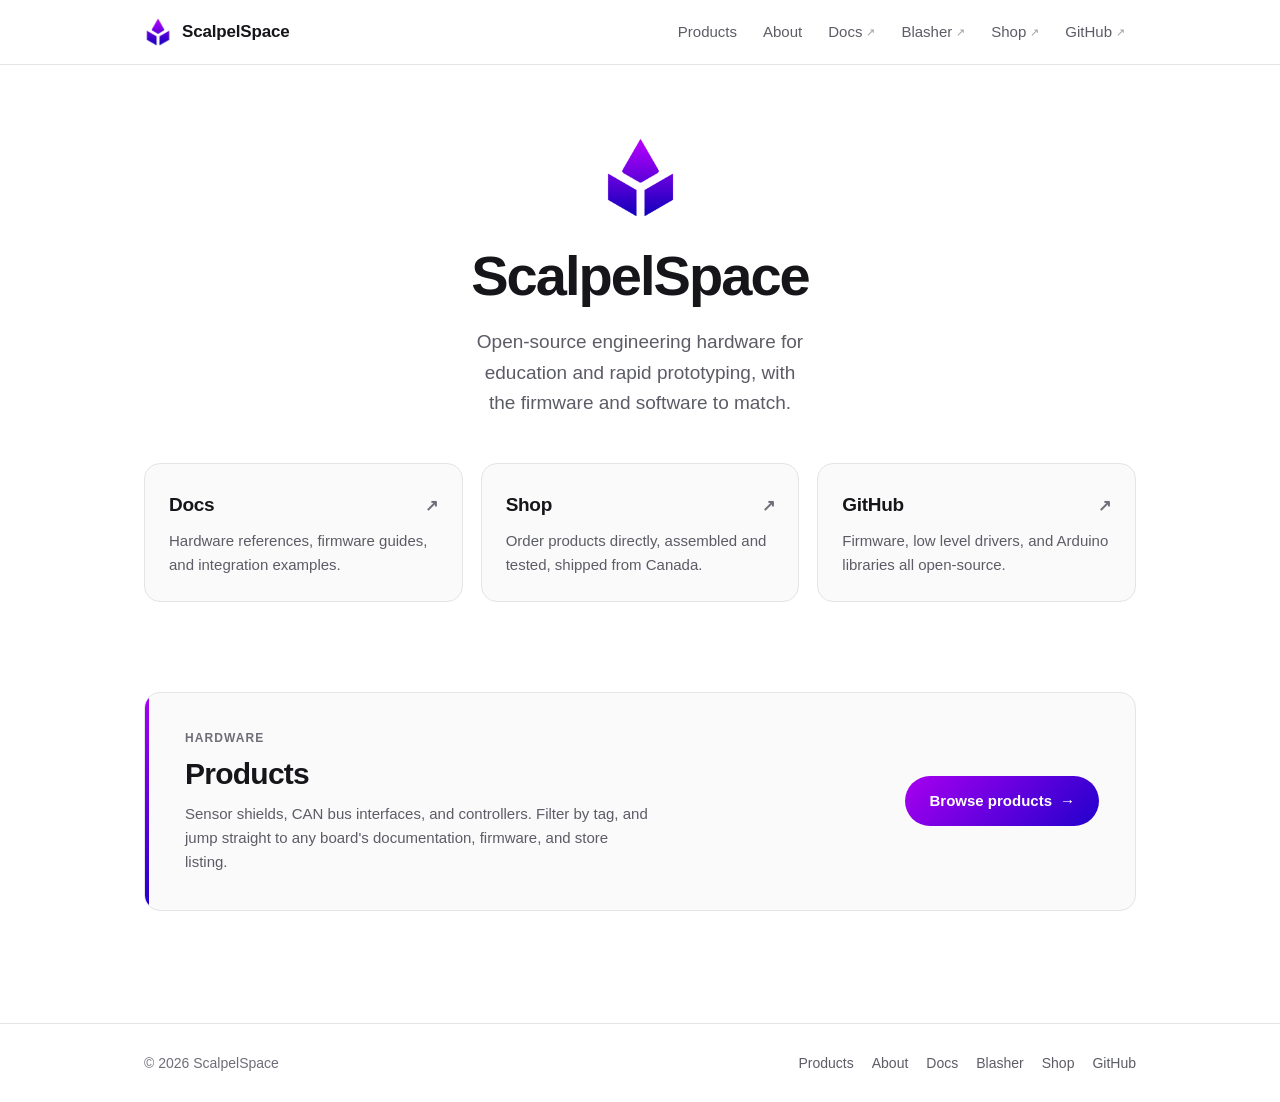
<file: index.html>
<!DOCTYPE html>
<html lang="en">
<head>
  <meta charset="utf-8">
  <meta name="viewport" content="width=device-width, initial-scale=1">
  <title>ScalpelSpace</title>
  <meta name="description"
        content="Open-source engineering hardware for education and rapid prototyping, with the firmware and software to match.">
  <link rel="canonical" href="https://scalpelspace.com/">
  <link rel="icon" href="/assets/img/favicon-512x512.png" type="image/png">
  <link rel="apple-touch-icon" href="/assets/img/favicon-512x512.png">
  <meta property="og:type" content="website">
  <meta property="og:site_name" content="ScalpelSpace">
  <meta property="og:title" content="ScalpelSpace">
  <meta property="og:description"
        content="Open-source engineering hardware for education and rapid prototyping, with the firmware and software to match.">
  <meta property="og:url" content="https://scalpelspace.com/">
  <meta property="og:image"
        content="https://scalpelspace.com/assets/img/favicon-512x512.png">
  <meta name="twitter:card" content="summary">
  <meta name="twitter:site" content="@ScalpelSpace">
  <meta name="theme-color" content="#ffffff"
        media="(prefers-color-scheme: light)">
  <meta name="theme-color" content="#0c0c10"
        media="(prefers-color-scheme: dark)">
  <link rel="stylesheet" href="/assets/css/site.css">
</head>
<body>
<a class="skip-link" href="#main">Skip to content</a>

<header class="site-header">
  <div class="container">
    <a class="brand" href="/">
      <img src="/assets/img/favicon-512x512.png" alt="" width="28" height="28">
      ScalpelSpace
    </a>
    <nav class="site-nav" aria-label="Primary">
      <a href="/products.html">Products</a>
      <a href="/about.html">About</a>
      <a class="ext" href="https://docs.scalpelspace.com/">Docs</a>
      <a class="ext" href="https://blasher.scalpelspace.com/">Blasher</a>
      <a class="ext" href="https://shop.scalpelspace.com/">Shop</a>
      <a class="ext" href="https://github.com/scalpelspace">GitHub</a>
    </nav>
  </div>
</header>

<main id="main">
  <section class="hero">
    <div class="container">
      <img class="hero-mark" src="/assets/img/favicon-512x512.png"
           alt="ScalpelSpace logo" width="84" height="84">
      <h1>ScalpelSpace</h1>
      <p class="tagline">
        Open-source engineering hardware for education and rapid prototyping,
        with the firmware and software to match.
      </p>
    </div>
  </section>

  <div class="container">
    <div class="cards">
      <a class="card" href="https://docs.scalpelspace.com/">
        <span class="card-name">Docs <span class="arrow" aria-hidden="true">&#8599;</span></span>
        <p>Hardware references, firmware guides, and integration examples.</p>
      </a>
      <a class="card" href="https://shop.scalpelspace.com/">
        <span class="card-name">Shop <span class="arrow" aria-hidden="true">&#8599;</span></span>
        <p>Order products directly, assembled and tested, shipped from
          Canada.</p>
      </a>
      <a class="card" href="https://github.com/scalpelspace">
        <span class="card-name">GitHub <span class="arrow" aria-hidden="true">&#8599;</span></span>
        <p>Firmware, low level drivers, and Arduino libraries all
          open-source.</p>
      </a>
    </div>
  </div>

  <section class="promo">
    <div class="container">
      <a class="promo-banner" href="/products.html">
        <span class="promo-text">
          <span class="promo-eyebrow">Hardware</span>
          <span class="promo-title">Products</span>
          <span class="promo-desc">Sensor shields, CAN bus interfaces, and
            controllers. Filter by tag, and jump straight to any board's
            documentation, firmware, and store listing.</span>
        </span>
        <span class="promo-cta">
          Browse products <span class="arrow" aria-hidden="true">&#8594;</span>
        </span>
      </a>
    </div>
  </section>
</main>

<footer class="site-footer">
  <div class="container">
    <span>&copy; 2026 ScalpelSpace</span>
    <nav class="footer-links" aria-label="Footer">
      <a href="/products.html">Products</a>
      <a href="/about.html">About</a>
      <a href="https://docs.scalpelspace.com/">Docs</a>
      <a href="https://blasher.scalpelspace.com/">Blasher</a>
      <a href="https://shop.scalpelspace.com/">Shop</a>
      <a href="https://github.com/scalpelspace">GitHub</a>
    </nav>
  </div>
</footer>
</body>
</html>
</file>
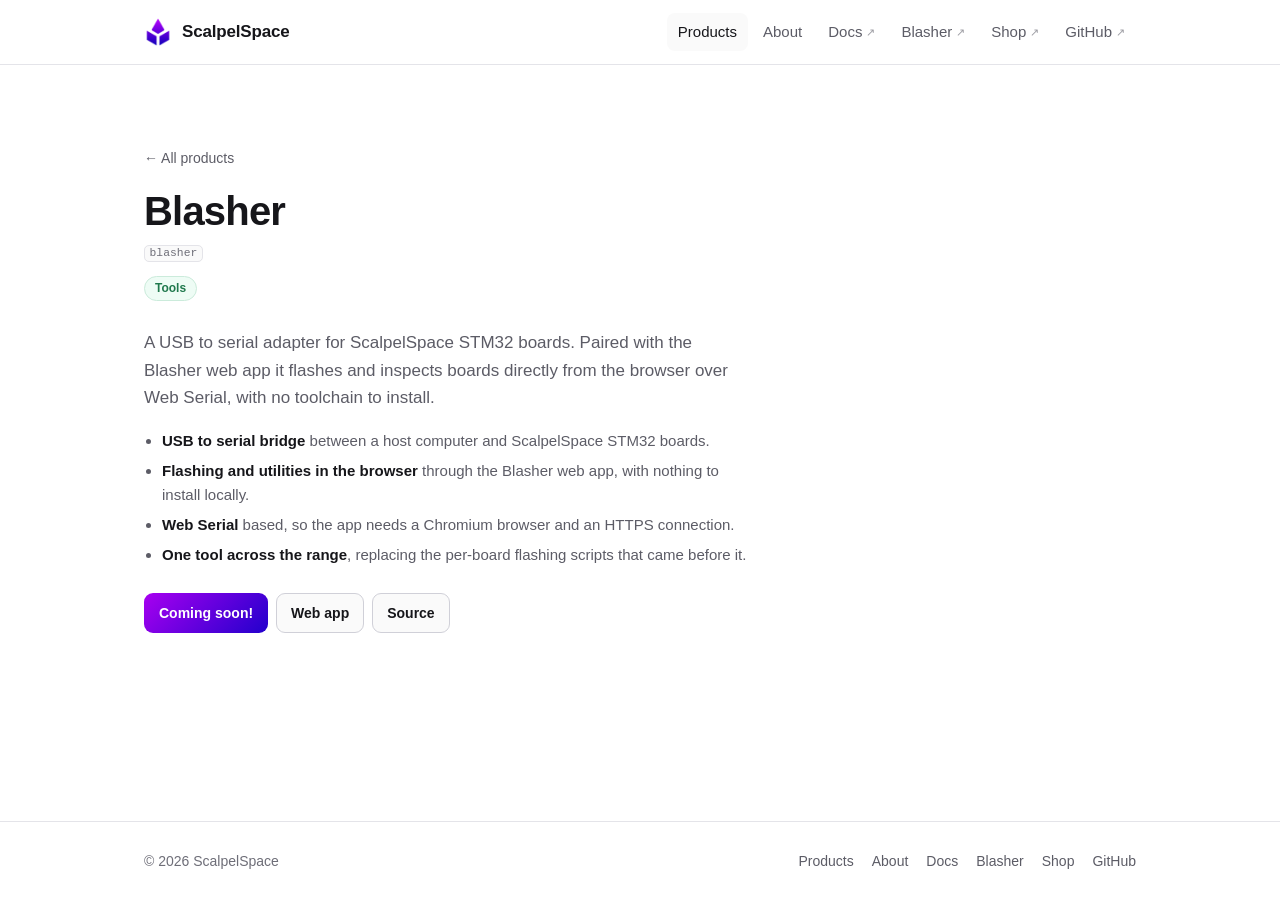
<file: products/blasher/index.html>
<!DOCTYPE html>
<html lang="en">
<head>
  <meta charset="utf-8">
  <meta name="viewport" content="width=device-width, initial-scale=1">
  <title>Blasher &middot; ScalpelSpace</title>
  <meta name="description"
        content="A USB to serial adapter for ScalpelSpace STM32 boards, paired with the Blasher web app to flash and inspect boards from the browser.">
  <link rel="canonical" href="https://scalpelspace.com/products/blasher/">
  <link rel="icon" href="/assets/img/favicon-512x512.png" type="image/png">
  <link rel="apple-touch-icon" href="/assets/img/favicon-512x512.png">
  <meta property="og:type" content="website">
  <meta property="og:site_name" content="ScalpelSpace">
  <meta property="og:title" content="Blasher &middot; ScalpelSpace">
  <meta property="og:description"
        content="A USB to serial adapter for ScalpelSpace STM32 boards, paired with the Blasher web app to flash and inspect boards from the browser.">
  <meta property="og:url" content="https://scalpelspace.com/products/blasher/">
  <meta property="og:image"
        content="https://scalpelspace.com/assets/img/favicon-512x512.png">
  <meta name="twitter:card" content="summary">
  <meta name="twitter:site" content="@ScalpelSpace">
  <meta name="theme-color" content="#ffffff"
        media="(prefers-color-scheme: light)">
  <meta name="theme-color" content="#0c0c10"
        media="(prefers-color-scheme: dark)">
  <link rel="stylesheet" href="/assets/css/site.css">
</head>
<body>
<a class="skip-link" href="#main">Skip to content</a>

<header class="site-header">
  <div class="container">
    <a class="brand" href="/">
      <img src="/assets/img/favicon-512x512.png" alt="" width="28" height="28">
      ScalpelSpace
    </a>
    <nav class="site-nav" aria-label="Primary">
      <a href="/products.html" aria-current="page">Products</a>
      <a href="/about.html">About</a>
      <a class="ext" href="https://docs.scalpelspace.com/">Docs</a>
      <a class="ext" href="https://blasher.scalpelspace.com/">Blasher</a>
      <a class="ext" href="https://shop.scalpelspace.com/">Shop</a>
      <a class="ext" href="https://github.com/scalpelspace">GitHub</a>
    </nav>
  </div>
</header>

<main id="main">
  <section class="page-head">
    <div class="container">
      <a class="back-link" href="/products.html">&larr; All products</a>
      <h1>Blasher</h1>
      <p class="codename"><code>blasher</code></p>
      <ul class="tags">
        <li data-tag="tools">Tools</li>
      </ul>
    </div>
  </section>

  <section class="section section-flush">
    <div class="container">
      <div class="product-detail">
        <p class="summary">
          A USB to serial adapter for ScalpelSpace STM32 boards. Paired with
          the Blasher web app it flashes and inspects boards directly from the
          browser over Web Serial, with no toolchain to install.
        </p>
        <ul class="feature-list">
          <li><strong>USB to serial bridge</strong> between a host computer and
            ScalpelSpace STM32 boards.
          </li>
          <li><strong>Flashing and utilities in the browser</strong> through the
            Blasher web app, with nothing to install locally.
          </li>
          <li><strong>Web Serial</strong> based, so the app needs a Chromium
            browser and an HTTPS connection.
          </li>
          <li><strong>One tool across the range</strong>, replacing the
            per-board flashing scripts that came before it.
          </li>
        </ul>
        <div class="links">
          <a class="btn btn-primary"
             href="https://shop.scalpelspace.com/">Coming soon!</a>
          <a class="btn"
             href="https://blasher.scalpelspace.com/">Web app</a>
          <a class="btn"
             href="https://github.com/scalpelspace/blasher">Source</a>
        </div>
      </div>
    </div>
  </section>
</main>

<footer class="site-footer">
  <div class="container">
    <span>&copy; 2026 ScalpelSpace</span>
    <nav class="footer-links" aria-label="Footer">
      <a href="/products.html">Products</a>
      <a href="/about.html">About</a>
      <a href="https://docs.scalpelspace.com/">Docs</a>
      <a href="https://blasher.scalpelspace.com/">Blasher</a>
      <a href="https://shop.scalpelspace.com/">Shop</a>
      <a href="https://github.com/scalpelspace">GitHub</a>
    </nav>
  </div>
</footer>
</body>
</html>
</file>
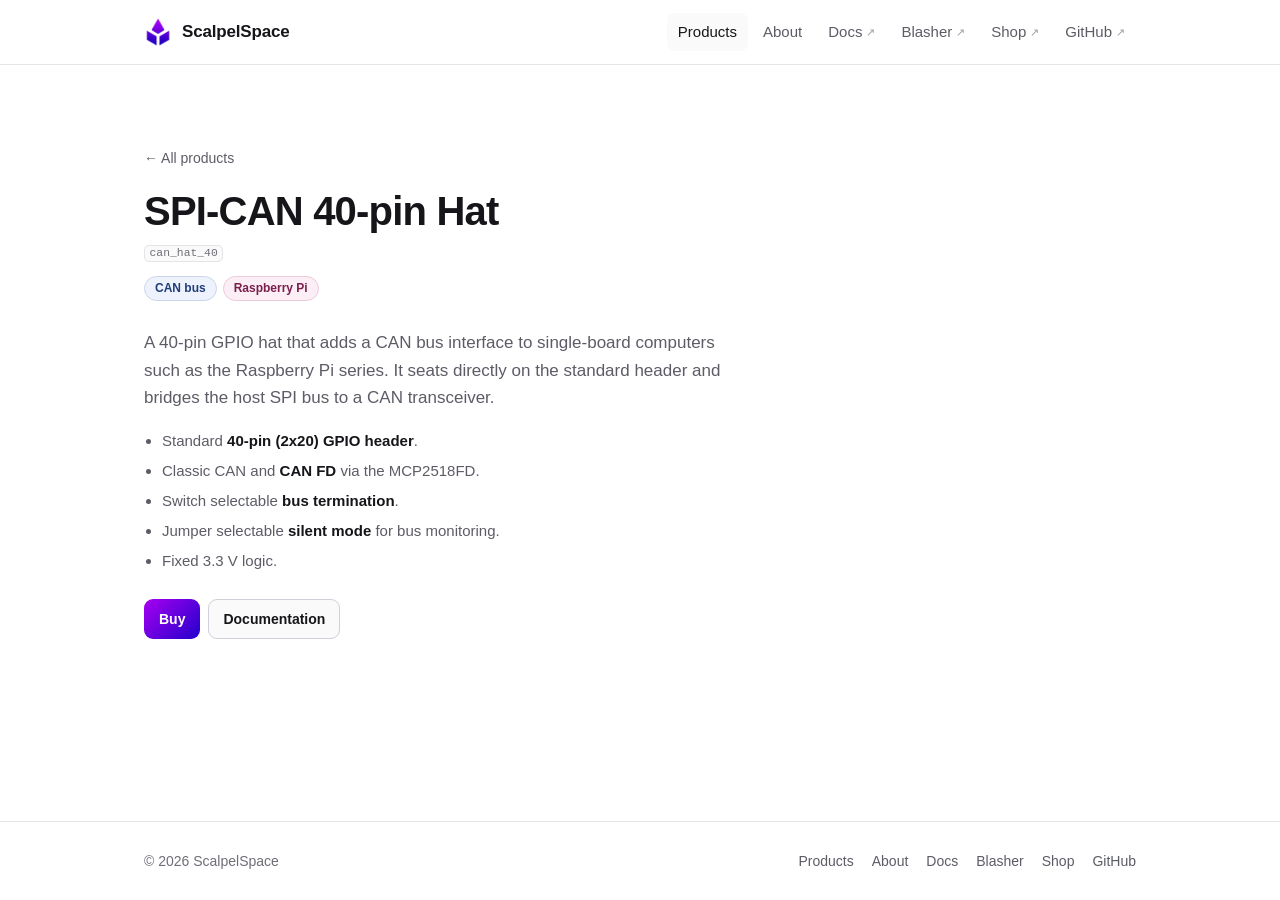
<file: products/can_hat_40/index.html>
<!DOCTYPE html>
<html lang="en">
<head>
  <meta charset="utf-8">
  <meta name="viewport" content="width=device-width, initial-scale=1">
  <title>SPI-CAN 40-pin Hat &middot; ScalpelSpace</title>
  <meta name="description"
        content="A 40-pin GPIO hat that adds Classic CAN and CAN FD to single-board computers such as the Raspberry Pi series.">
  <link rel="canonical" href="https://scalpelspace.com/products/can_hat_40/">
  <link rel="icon" href="/assets/img/favicon-512x512.png" type="image/png">
  <link rel="apple-touch-icon" href="/assets/img/favicon-512x512.png">
  <meta property="og:type" content="website">
  <meta property="og:site_name" content="ScalpelSpace">
  <meta property="og:title" content="SPI-CAN 40-pin Hat &middot; ScalpelSpace">
  <meta property="og:description"
        content="A 40-pin GPIO hat that adds Classic CAN and CAN FD to single-board computers such as the Raspberry Pi series.">
  <meta property="og:url"
        content="https://scalpelspace.com/products/can_hat_40/">
  <meta property="og:image"
        content="https://scalpelspace.com/assets/img/favicon-512x512.png">
  <meta name="twitter:card" content="summary">
  <meta name="twitter:site" content="@ScalpelSpace">
  <meta name="theme-color" content="#ffffff"
        media="(prefers-color-scheme: light)">
  <meta name="theme-color" content="#0c0c10"
        media="(prefers-color-scheme: dark)">
  <link rel="stylesheet" href="/assets/css/site.css">
</head>
<body>
<a class="skip-link" href="#main">Skip to content</a>

<header class="site-header">
  <div class="container">
    <a class="brand" href="/">
      <img src="/assets/img/favicon-512x512.png" alt="" width="28" height="28">
      ScalpelSpace
    </a>
    <nav class="site-nav" aria-label="Primary">
      <a href="/products.html" aria-current="page">Products</a>
      <a href="/about.html">About</a>
      <a class="ext" href="https://docs.scalpelspace.com/">Docs</a>
      <a class="ext" href="https://blasher.scalpelspace.com/">Blasher</a>
      <a class="ext" href="https://shop.scalpelspace.com/">Shop</a>
      <a class="ext" href="https://github.com/scalpelspace">GitHub</a>
    </nav>
  </div>
</header>

<main id="main">
  <section class="page-head">
    <div class="container">
      <a class="back-link" href="/products.html">&larr; All products</a>
      <h1>SPI-CAN 40-pin Hat</h1>
      <p class="codename"><code>can_hat_40</code></p>
      <ul class="tags">
        <li data-tag="can">CAN bus</li>
        <li data-tag="rpi">Raspberry Pi</li>
      </ul>
    </div>
  </section>

  <section class="section section-flush">
    <div class="container">
      <div class="product-detail">
        <p class="summary">
          A 40-pin GPIO hat that adds a CAN bus interface to single-board
          computers such as the Raspberry Pi series. It seats directly on the
          standard header and bridges the host SPI bus to a CAN transceiver.
        </p>
        <ul class="feature-list">
          <li>Standard <strong>40-pin (2x20) GPIO header</strong>.</li>
          <li>Classic CAN and <strong>CAN FD</strong> via the MCP2518FD.</li>
          <li>Switch selectable <strong>bus termination</strong>.</li>
          <li>Jumper selectable <strong>silent mode</strong> for bus
            monitoring.
          </li>
          <li>Fixed 3.3 V logic.</li>
        </ul>
        <div class="links">
          <a class="btn btn-primary"
             href="https://shop.scalpelspace.com/products/can-bus-hat-40-pin">Buy</a>
          <a class="btn"
             href="https://docs.scalpelspace.com/products/can_hat_40/">Documentation</a>
        </div>
      </div>
    </div>
  </section>
</main>

<footer class="site-footer">
  <div class="container">
    <span>&copy; 2026 ScalpelSpace</span>
    <nav class="footer-links" aria-label="Footer">
      <a href="/products.html">Products</a>
      <a href="/about.html">About</a>
      <a href="https://docs.scalpelspace.com/">Docs</a>
      <a href="https://blasher.scalpelspace.com/">Blasher</a>
      <a href="https://shop.scalpelspace.com/">Shop</a>
      <a href="https://github.com/scalpelspace">GitHub</a>
    </nav>
  </div>
</footer>
</body>
</html>
</file>
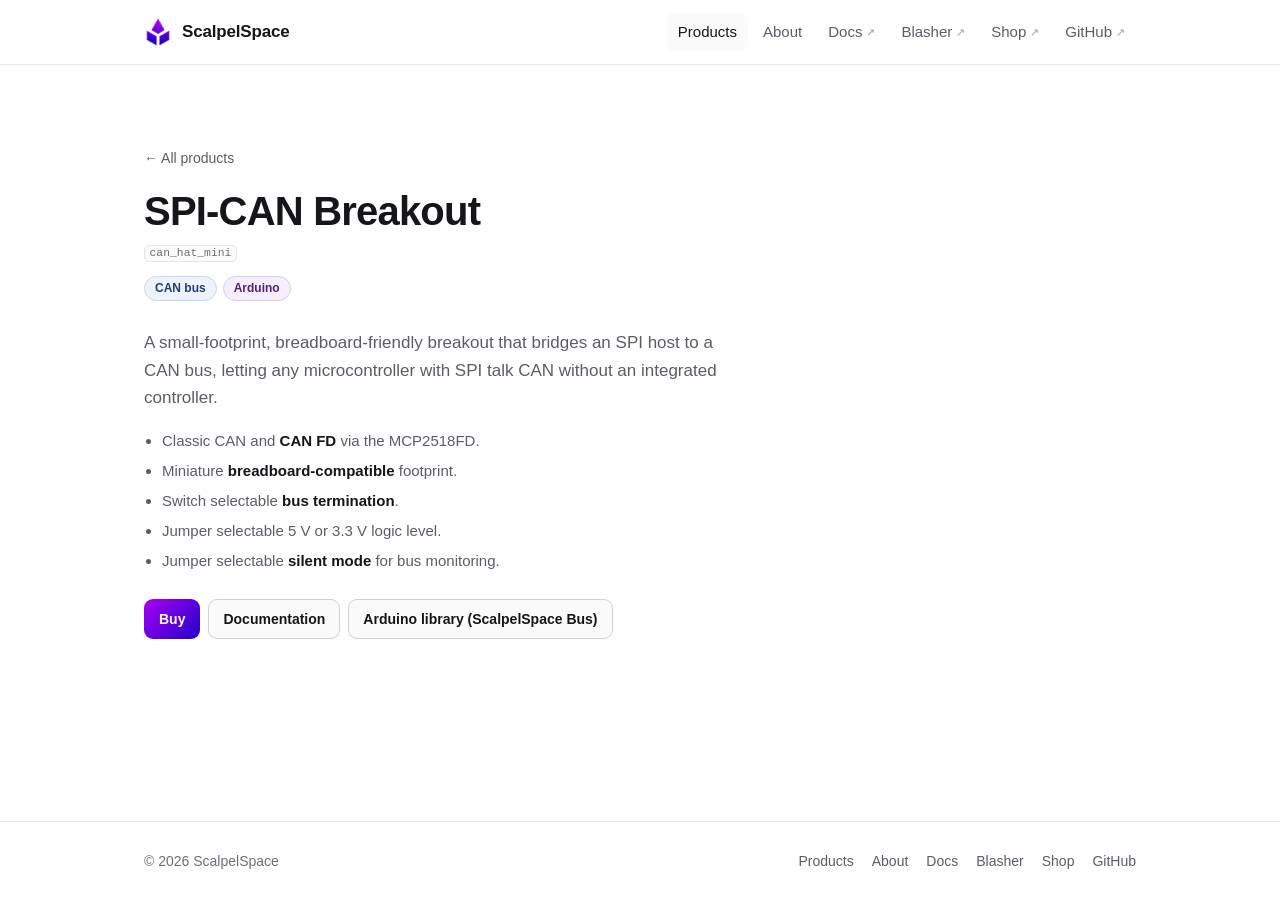
<file: products/can_hat_mini/index.html>
<!DOCTYPE html>
<html lang="en">
<head>
  <meta charset="utf-8">
  <meta name="viewport" content="width=device-width, initial-scale=1">
  <title>SPI-CAN Breakout &middot; ScalpelSpace</title>
  <meta name="description"
        content="A breadboard-friendly breakout that bridges an SPI host to Classic CAN and CAN FD via the MCP2518FD.">
  <link rel="canonical" href="https://scalpelspace.com/products/can_hat_mini/">
  <link rel="icon" href="/assets/img/favicon-512x512.png" type="image/png">
  <link rel="apple-touch-icon" href="/assets/img/favicon-512x512.png">
  <meta property="og:type" content="website">
  <meta property="og:site_name" content="ScalpelSpace">
  <meta property="og:title" content="SPI-CAN Breakout &middot; ScalpelSpace">
  <meta property="og:description"
        content="A breadboard-friendly breakout that bridges an SPI host to Classic CAN and CAN FD via the MCP2518FD.">
  <meta property="og:url"
        content="https://scalpelspace.com/products/can_hat_mini/">
  <meta property="og:image"
        content="https://scalpelspace.com/assets/img/favicon-512x512.png">
  <meta name="twitter:card" content="summary">
  <meta name="twitter:site" content="@ScalpelSpace">
  <meta name="theme-color" content="#ffffff"
        media="(prefers-color-scheme: light)">
  <meta name="theme-color" content="#0c0c10"
        media="(prefers-color-scheme: dark)">
  <link rel="stylesheet" href="/assets/css/site.css">
</head>
<body>
<a class="skip-link" href="#main">Skip to content</a>

<header class="site-header">
  <div class="container">
    <a class="brand" href="/">
      <img src="/assets/img/favicon-512x512.png" alt="" width="28" height="28">
      ScalpelSpace
    </a>
    <nav class="site-nav" aria-label="Primary">
      <a href="/products.html" aria-current="page">Products</a>
      <a href="/about.html">About</a>
      <a class="ext" href="https://docs.scalpelspace.com/">Docs</a>
      <a class="ext" href="https://blasher.scalpelspace.com/">Blasher</a>
      <a class="ext" href="https://shop.scalpelspace.com/">Shop</a>
      <a class="ext" href="https://github.com/scalpelspace">GitHub</a>
    </nav>
  </div>
</header>

<main id="main">
  <section class="page-head">
    <div class="container">
      <a class="back-link" href="/products.html">&larr; All products</a>
      <h1>SPI-CAN Breakout</h1>
      <p class="codename"><code>can_hat_mini</code></p>
      <ul class="tags">
        <li data-tag="can">CAN bus</li>
        <li data-tag="arduino">Arduino</li>
      </ul>
    </div>
  </section>

  <section class="section section-flush">
    <div class="container">
      <div class="product-detail">
        <p class="summary">
          A small-footprint, breadboard-friendly breakout that bridges an SPI
          host to a CAN bus, letting any microcontroller with SPI talk CAN
          without an integrated controller.
        </p>
        <ul class="feature-list">
          <li>Classic CAN and <strong>CAN FD</strong> via the MCP2518FD.</li>
          <li>Miniature <strong>breadboard-compatible</strong> footprint.</li>
          <li>Switch selectable <strong>bus termination</strong>.</li>
          <li>Jumper selectable 5 V or 3.3 V logic level.</li>
          <li>Jumper selectable <strong>silent mode</strong> for bus
            monitoring.
          </li>
        </ul>
        <div class="links">
          <a class="btn btn-primary"
             href="https://shop.scalpelspace.com/products/spi-can-breakout">Buy</a>
          <a class="btn"
             href="https://docs.scalpelspace.com/products/can_hat_mini/">Documentation</a>
          <a class="btn"
             href="https://github.com/scalpelspace/scalpelspace_bus">Arduino
            library (ScalpelSpace Bus)</a>
        </div>
      </div>
    </div>
  </section>
</main>

<footer class="site-footer">
  <div class="container">
    <span>&copy; 2026 ScalpelSpace</span>
    <nav class="footer-links" aria-label="Footer">
      <a href="/products.html">Products</a>
      <a href="/about.html">About</a>
      <a href="https://docs.scalpelspace.com/">Docs</a>
      <a href="https://blasher.scalpelspace.com/">Blasher</a>
      <a href="https://shop.scalpelspace.com/">Shop</a>
      <a href="https://github.com/scalpelspace">GitHub</a>
    </nav>
  </div>
</footer>
</body>
</html>
</file>
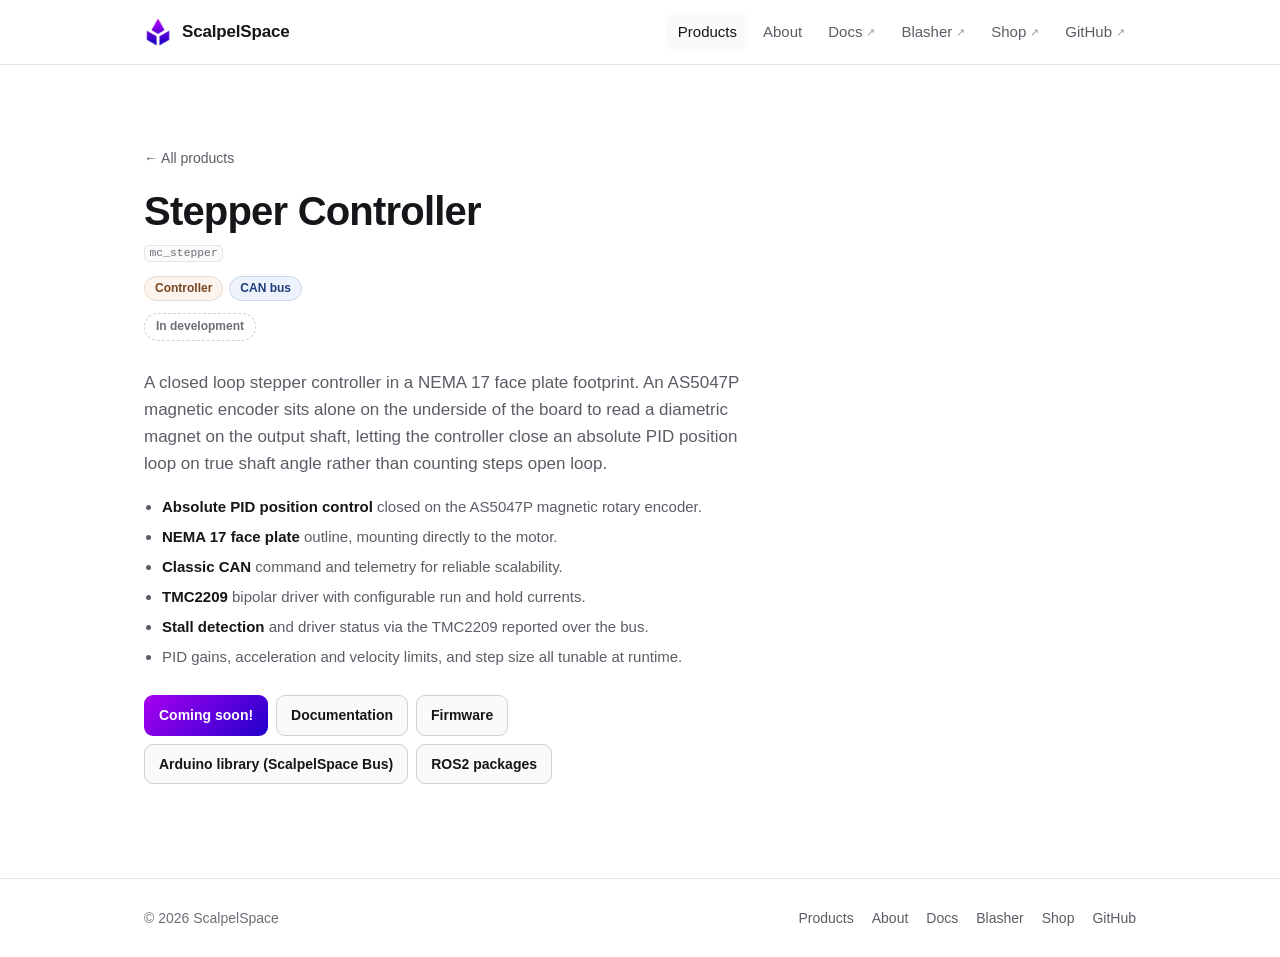
<file: products/mc_stepper/index.html>
<!DOCTYPE html>
<html lang="en">
<head>
  <meta charset="utf-8">
  <meta name="viewport" content="width=device-width, initial-scale=1">
  <title>Stepper Controller &middot; ScalpelSpace</title>
  <meta name="description"
        content="A closed loop stepper controller in a NEMA 17 face plate footprint, closing an absolute PID position loop on true shaft angle over CAN.">
  <link rel="canonical" href="https://scalpelspace.com/products/mc_stepper/">
  <link rel="icon" href="/assets/img/favicon-512x512.png" type="image/png">
  <link rel="apple-touch-icon" href="/assets/img/favicon-512x512.png">
  <meta property="og:type" content="website">
  <meta property="og:site_name" content="ScalpelSpace">
  <meta property="og:title" content="Stepper Controller &middot; ScalpelSpace">
  <meta property="og:description"
        content="A closed loop stepper controller in a NEMA 17 face plate footprint, closing an absolute PID position loop on true shaft angle over CAN.">
  <meta property="og:url"
        content="https://scalpelspace.com/products/mc_stepper/">
  <meta property="og:image"
        content="https://scalpelspace.com/assets/img/favicon-512x512.png">
  <meta name="twitter:card" content="summary">
  <meta name="twitter:site" content="@ScalpelSpace">
  <meta name="theme-color" content="#ffffff"
        media="(prefers-color-scheme: light)">
  <meta name="theme-color" content="#0c0c10"
        media="(prefers-color-scheme: dark)">
  <link rel="stylesheet" href="/assets/css/site.css">
</head>
<body>
<a class="skip-link" href="#main">Skip to content</a>

<header class="site-header">
  <div class="container">
    <a class="brand" href="/">
      <img src="/assets/img/favicon-512x512.png" alt="" width="28" height="28">
      ScalpelSpace
    </a>
    <nav class="site-nav" aria-label="Primary">
      <a href="/products.html" aria-current="page">Products</a>
      <a href="/about.html">About</a>
      <a class="ext" href="https://docs.scalpelspace.com/">Docs</a>
      <a class="ext" href="https://blasher.scalpelspace.com/">Blasher</a>
      <a class="ext" href="https://shop.scalpelspace.com/">Shop</a>
      <a class="ext" href="https://github.com/scalpelspace">GitHub</a>
    </nav>
  </div>
</header>

<main id="main">
  <section class="page-head">
    <div class="container">
      <a class="back-link" href="/products.html">&larr; All products</a>
      <h1>Stepper Controller</h1>
      <p class="codename"><code>mc_stepper</code></p>
      <ul class="tags">
        <li data-tag="controller">Controller</li>
        <li data-tag="can">CAN bus</li>
      </ul>
      <p class="status-note">In development</p>
    </div>
  </section>

  <section class="section section-flush">
    <div class="container">
      <div class="product-detail">
        <p class="summary">
          A closed loop stepper controller in a NEMA 17 face plate footprint.
          An AS5047P magnetic encoder sits alone on the underside of the board
          to read a diametric magnet on the output shaft, letting the
          controller close an absolute PID position loop on true shaft angle
          rather than counting steps open loop.
        </p>
        <ul class="feature-list">
          <li><strong>Absolute PID position control</strong> closed on the
            AS5047P magnetic rotary encoder.
          </li>
          <li><strong>NEMA 17 face plate</strong> outline, mounting directly to
            the motor.
          </li>
          <li><strong>Classic CAN</strong> command and telemetry for reliable
            scalability.
          </li>
          <li><strong>TMC2209</strong> bipolar driver with configurable run and
            hold currents.
          </li>
          <li><strong>Stall detection</strong> and driver status via the
            TMC2209 reported over the bus.
          </li>
          <li>PID gains, acceleration and velocity limits, and step size all
            tunable at runtime.
          </li>
        </ul>
        <div class="links">
          <a class="btn btn-primary"
             href="https://shop.scalpelspace.com/">Coming soon!</a>
          <a class="btn"
             href="https://docs.scalpelspace.com/products/mc_stepper/">Documentation</a>
          <a class="btn"
             href="https://github.com/scalpelspace/mc_stepper">Firmware</a>
          <a class="btn"
             href="https://github.com/scalpelspace/scalpelspace_bus">Arduino
            library (ScalpelSpace Bus)</a>
          <a class="btn"
             href="https://github.com/scalpelspace/scalpelspace_ros2">ROS2
            packages</a>
        </div>
      </div>
    </div>
  </section>
</main>

<footer class="site-footer">
  <div class="container">
    <span>&copy; 2026 ScalpelSpace</span>
    <nav class="footer-links" aria-label="Footer">
      <a href="/products.html">Products</a>
      <a href="/about.html">About</a>
      <a href="https://docs.scalpelspace.com/">Docs</a>
      <a href="https://blasher.scalpelspace.com/">Blasher</a>
      <a href="https://shop.scalpelspace.com/">Shop</a>
      <a href="https://github.com/scalpelspace">GitHub</a>
    </nav>
  </div>
</footer>
</body>
</html>
</file>
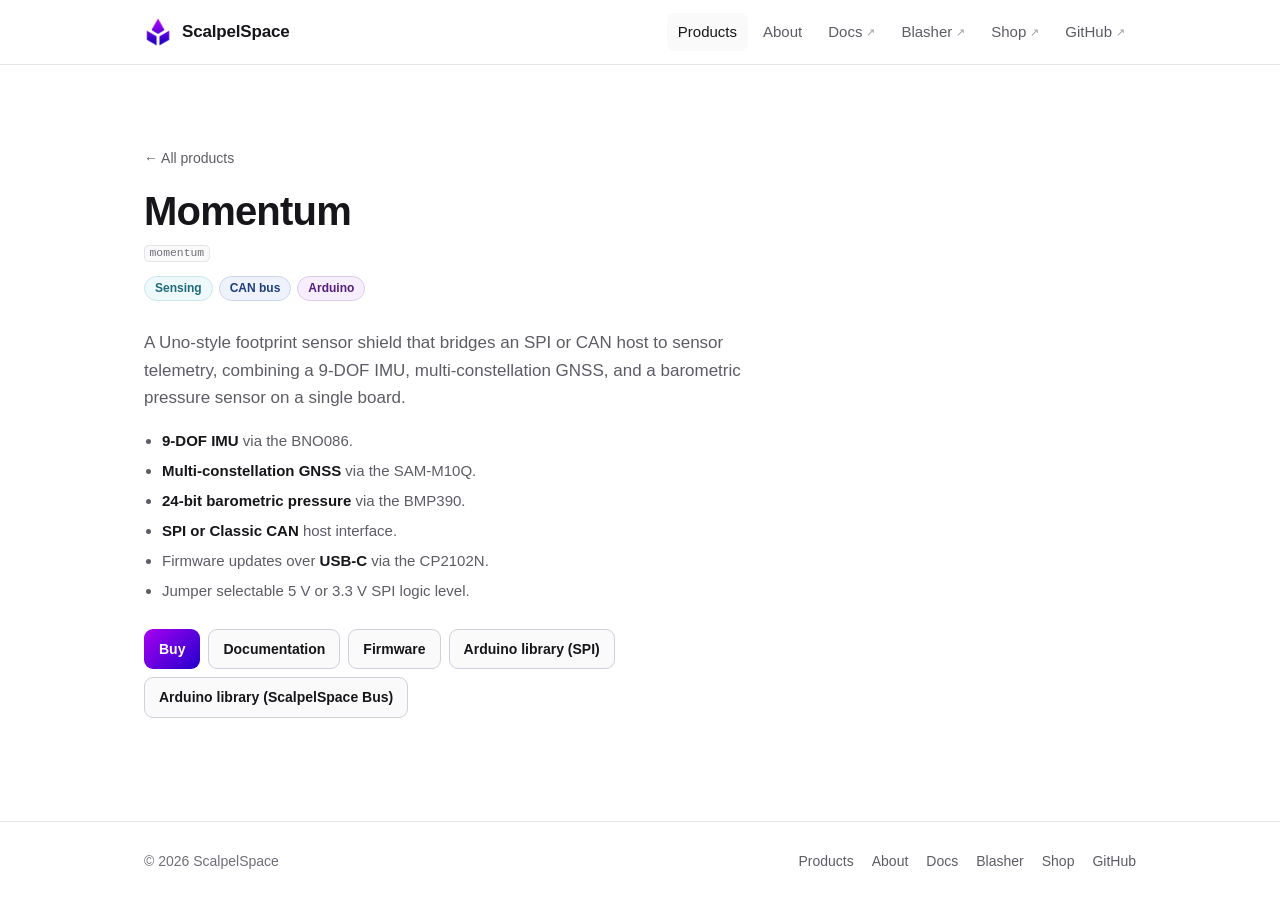
<file: products/momentum/index.html>
<!DOCTYPE html>
<html lang="en">
<head>
  <meta charset="utf-8">
  <meta name="viewport" content="width=device-width, initial-scale=1">
  <title>Momentum &middot; ScalpelSpace</title>
  <meta name="description"
        content="A Uno-style footprint sensor shield combining a 9-DOF IMU, multi-constellation GNSS, and a barometric pressure sensor over SPI or CAN.">
  <link rel="canonical" href="https://scalpelspace.com/products/momentum/">
  <link rel="icon" href="/assets/img/favicon-512x512.png" type="image/png">
  <link rel="apple-touch-icon" href="/assets/img/favicon-512x512.png">
  <meta property="og:type" content="website">
  <meta property="og:site_name" content="ScalpelSpace">
  <meta property="og:title" content="Momentum &middot; ScalpelSpace">
  <meta property="og:description"
        content="A Uno-style footprint sensor shield combining a 9-DOF IMU, multi-constellation GNSS, and a barometric pressure sensor over SPI or CAN.">
  <meta property="og:url" content="https://scalpelspace.com/products/momentum/">
  <meta property="og:image"
        content="https://scalpelspace.com/assets/img/favicon-512x512.png">
  <meta name="twitter:card" content="summary">
  <meta name="twitter:site" content="@ScalpelSpace">
  <meta name="theme-color" content="#ffffff"
        media="(prefers-color-scheme: light)">
  <meta name="theme-color" content="#0c0c10"
        media="(prefers-color-scheme: dark)">
  <link rel="stylesheet" href="/assets/css/site.css">
</head>
<body>
<a class="skip-link" href="#main">Skip to content</a>

<header class="site-header">
  <div class="container">
    <a class="brand" href="/">
      <img src="/assets/img/favicon-512x512.png" alt="" width="28" height="28">
      ScalpelSpace
    </a>
    <nav class="site-nav" aria-label="Primary">
      <a href="/products.html" aria-current="page">Products</a>
      <a href="/about.html">About</a>
      <a class="ext" href="https://docs.scalpelspace.com/">Docs</a>
      <a class="ext" href="https://blasher.scalpelspace.com/">Blasher</a>
      <a class="ext" href="https://shop.scalpelspace.com/">Shop</a>
      <a class="ext" href="https://github.com/scalpelspace">GitHub</a>
    </nav>
  </div>
</header>

<main id="main">
  <section class="page-head">
    <div class="container">
      <a class="back-link" href="/products.html">&larr; All products</a>
      <h1>Momentum</h1>
      <p class="codename"><code>momentum</code></p>
      <ul class="tags">
        <li data-tag="sensing">Sensing</li>
        <li data-tag="can">CAN bus</li>
        <li data-tag="arduino">Arduino</li>
      </ul>
    </div>
  </section>

  <section class="section section-flush">
    <div class="container">
      <div class="product-detail">
        <p class="summary">
          A Uno-style footprint sensor shield that bridges an SPI or CAN host
          to sensor telemetry, combining a 9-DOF IMU, multi-constellation
          GNSS, and a barometric pressure sensor on a single board.
        </p>
        <ul class="feature-list">
          <li><strong>9-DOF IMU</strong> via the BNO086.</li>
          <li><strong>Multi-constellation GNSS</strong> via the SAM-M10Q.</li>
          <li><strong>24-bit barometric pressure</strong> via the BMP390.</li>
          <li><strong>SPI or Classic CAN</strong> host interface.</li>
          <li>Firmware updates over <strong>USB-C</strong> via the CP2102N.</li>
          <li>Jumper selectable 5 V or 3.3 V SPI logic level.</li>
        </ul>
        <div class="links">
          <a class="btn btn-primary"
             href="https://shop.scalpelspace.com/products/momentum-dev-board">Buy</a>
          <a class="btn"
             href="https://docs.scalpelspace.com/products/momentum/">Documentation</a>
          <a class="btn"
             href="https://github.com/scalpelspace/momentum">Firmware</a>
          <a class="btn"
             href="https://github.com/scalpelspace/scalpelspace_momentum">Arduino
            library (SPI)</a>
          <a class="btn"
             href="https://github.com/scalpelspace/scalpelspace_bus">Arduino
            library (ScalpelSpace Bus)</a>
        </div>
      </div>
    </div>
  </section>
</main>

<footer class="site-footer">
  <div class="container">
    <span>&copy; 2026 ScalpelSpace</span>
    <nav class="footer-links" aria-label="Footer">
      <a href="/products.html">Products</a>
      <a href="/about.html">About</a>
      <a href="https://docs.scalpelspace.com/">Docs</a>
      <a href="https://blasher.scalpelspace.com/">Blasher</a>
      <a href="https://shop.scalpelspace.com/">Shop</a>
      <a href="https://github.com/scalpelspace">GitHub</a>
    </nav>
  </div>
</footer>
</body>
</html>
</file>
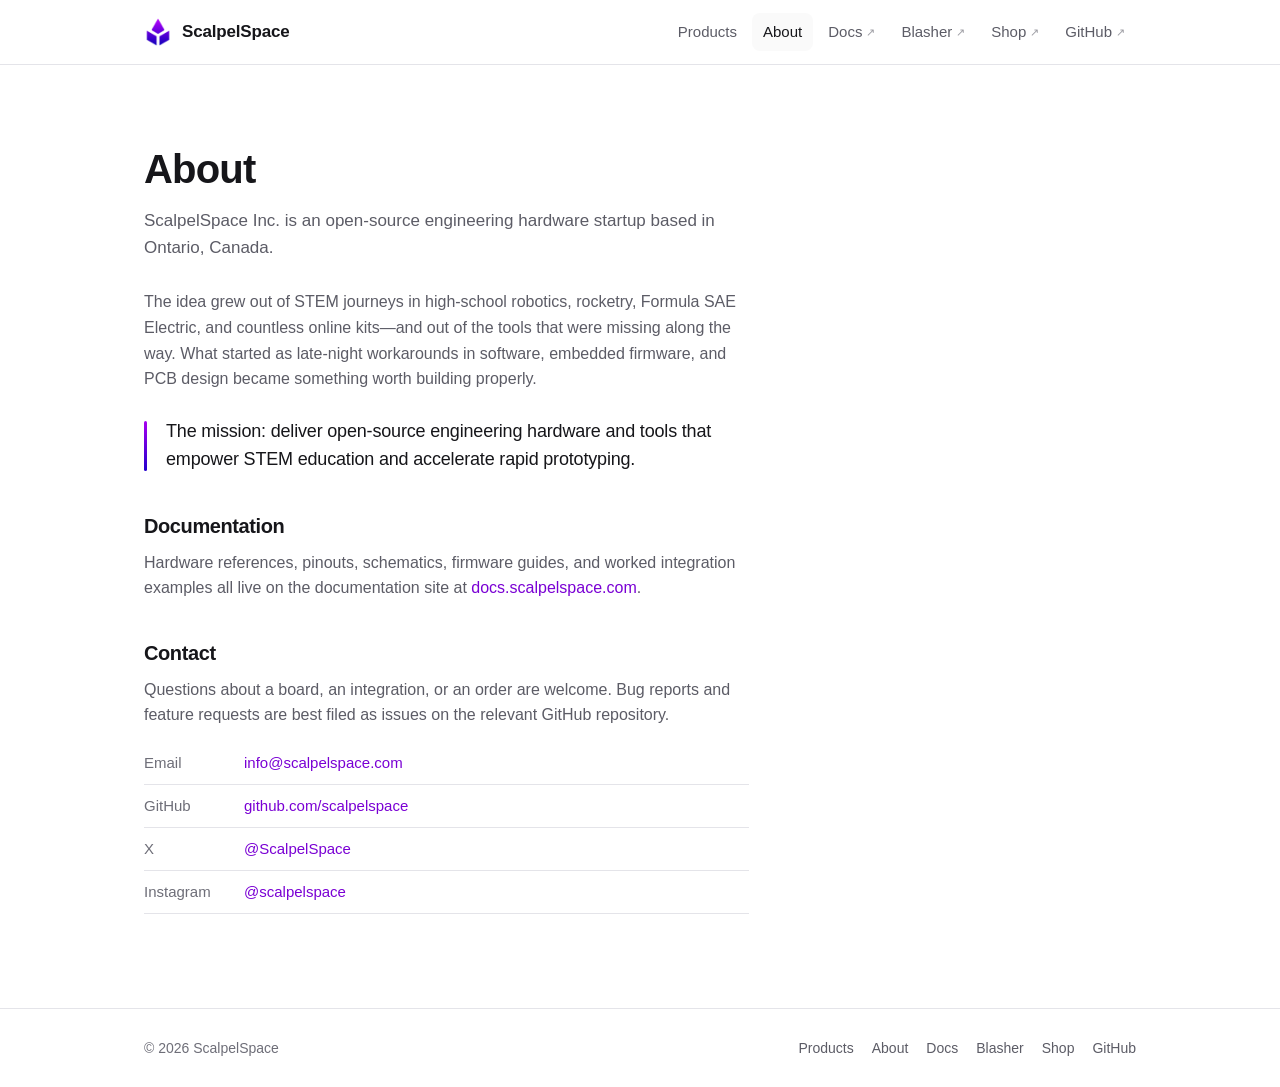
<file: about.html>
<!DOCTYPE html>
<html lang="en">
<head>
  <meta charset="utf-8">
  <meta name="viewport" content="width=device-width, initial-scale=1">
  <title>About &middot; ScalpelSpace</title>
  <meta name="description"
        content="Open-source engineering hardware for education and rapid prototyping, with the firmware and software to match.">
  <link rel="canonical" href="https://scalpelspace.com/about.html">
  <link rel="icon" href="/assets/img/favicon-512x512.png" type="image/png">
  <link rel="apple-touch-icon" href="/assets/img/favicon-512x512.png">
  <meta property="og:type" content="website">
  <meta property="og:site_name" content="ScalpelSpace">
  <meta property="og:title" content="About &middot; ScalpelSpace">
  <meta property="og:description"
        content="Open-source engineering hardware for education and rapid prototyping, with the firmware and software to match.">
  <meta property="og:url" content="https://scalpelspace.com/about.html">
  <meta property="og:image"
        content="https://scalpelspace.com/assets/img/favicon-512x512.png">
  <meta name="twitter:card" content="summary">
  <meta name="twitter:site" content="@ScalpelSpace">
  <meta name="theme-color" content="#ffffff"
        media="(prefers-color-scheme: light)">
  <meta name="theme-color" content="#0c0c10"
        media="(prefers-color-scheme: dark)">
  <link rel="stylesheet" href="/assets/css/site.css">
</head>
<body>
<a class="skip-link" href="#main">Skip to content</a>

<header class="site-header">
  <div class="container">
    <a class="brand" href="/">
      <img src="/assets/img/favicon-512x512.png" alt="" width="28" height="28">
      ScalpelSpace
    </a>
    <nav class="site-nav" aria-label="Primary">
      <a href="/products.html">Products</a>
      <a href="/about.html" aria-current="page">About</a>
      <a class="ext" href="https://docs.scalpelspace.com/">Docs</a>
      <a class="ext" href="https://blasher.scalpelspace.com/">Blasher</a>
      <a class="ext" href="https://shop.scalpelspace.com/">Shop</a>
      <a class="ext" href="https://github.com/scalpelspace">GitHub</a>
    </nav>
  </div>
</header>

<main id="main">
  <section class="page-head">
    <div class="container">
      <h1>About</h1>
      <p class="lede">
        ScalpelSpace Inc. is an open-source engineering hardware startup based
        in Ontario, Canada.
      </p>
    </div>
  </section>

  <section class="section section-flush">
    <div class="container">
      <div class="prose">
        <p>
          The idea grew out of STEM journeys in high-school robotics, rocketry,
          Formula SAE Electric, and countless online kits&mdash;and out of the
          tools that were missing along the way. What started as late-night
          workarounds in software, embedded firmware, and PCB design became
          something worth building properly.
        </p>
        <p class="mission">
          The mission: deliver open-source engineering hardware and tools that
          empower STEM education and accelerate rapid prototyping.
        </p>

        <h2>Documentation</h2>
        <p>
          Hardware references, pinouts, schematics, firmware guides, and
          worked integration examples all live on the documentation site at
          <a href="https://docs.scalpelspace.com/">docs.scalpelspace.com</a>.
        </p>

        <h2>Contact</h2>
        <p>
          Questions about a board, an integration, or an order are welcome.
          Bug reports and feature requests are best filed as issues on the
          relevant GitHub repository.
        </p>
        <dl class="contact">
          <div>
            <dt>Email</dt>
            <dd><a href="mailto:info@scalpelspace.com">info@scalpelspace.com</a>
            </dd>
          </div>
          <div>
            <dt>GitHub</dt>
            <dd><a href="https://github.com/scalpelspace">github.com/scalpelspace</a>
            </dd>
          </div>
          <div>
            <dt>X</dt>
            <dd><a href="https://x.com/ScalpelSpace">@ScalpelSpace</a></dd>
          </div>
          <div>
            <dt>Instagram</dt>
            <dd><a href="https://instagram.com/scalpelspace">@scalpelspace</a>
            </dd>
          </div>
        </dl>
      </div>
    </div>
  </section>
</main>

<footer class="site-footer">
  <div class="container">
    <span>&copy; 2026 ScalpelSpace</span>
    <nav class="footer-links" aria-label="Footer">
      <a href="/products.html">Products</a>
      <a href="/about.html">About</a>
      <a href="https://docs.scalpelspace.com/">Docs</a>
      <a href="https://blasher.scalpelspace.com/">Blasher</a>
      <a href="https://shop.scalpelspace.com/">Shop</a>
      <a href="https://github.com/scalpelspace">GitHub</a>
    </nav>
  </div>
</footer>
</body>
</html>
</file>
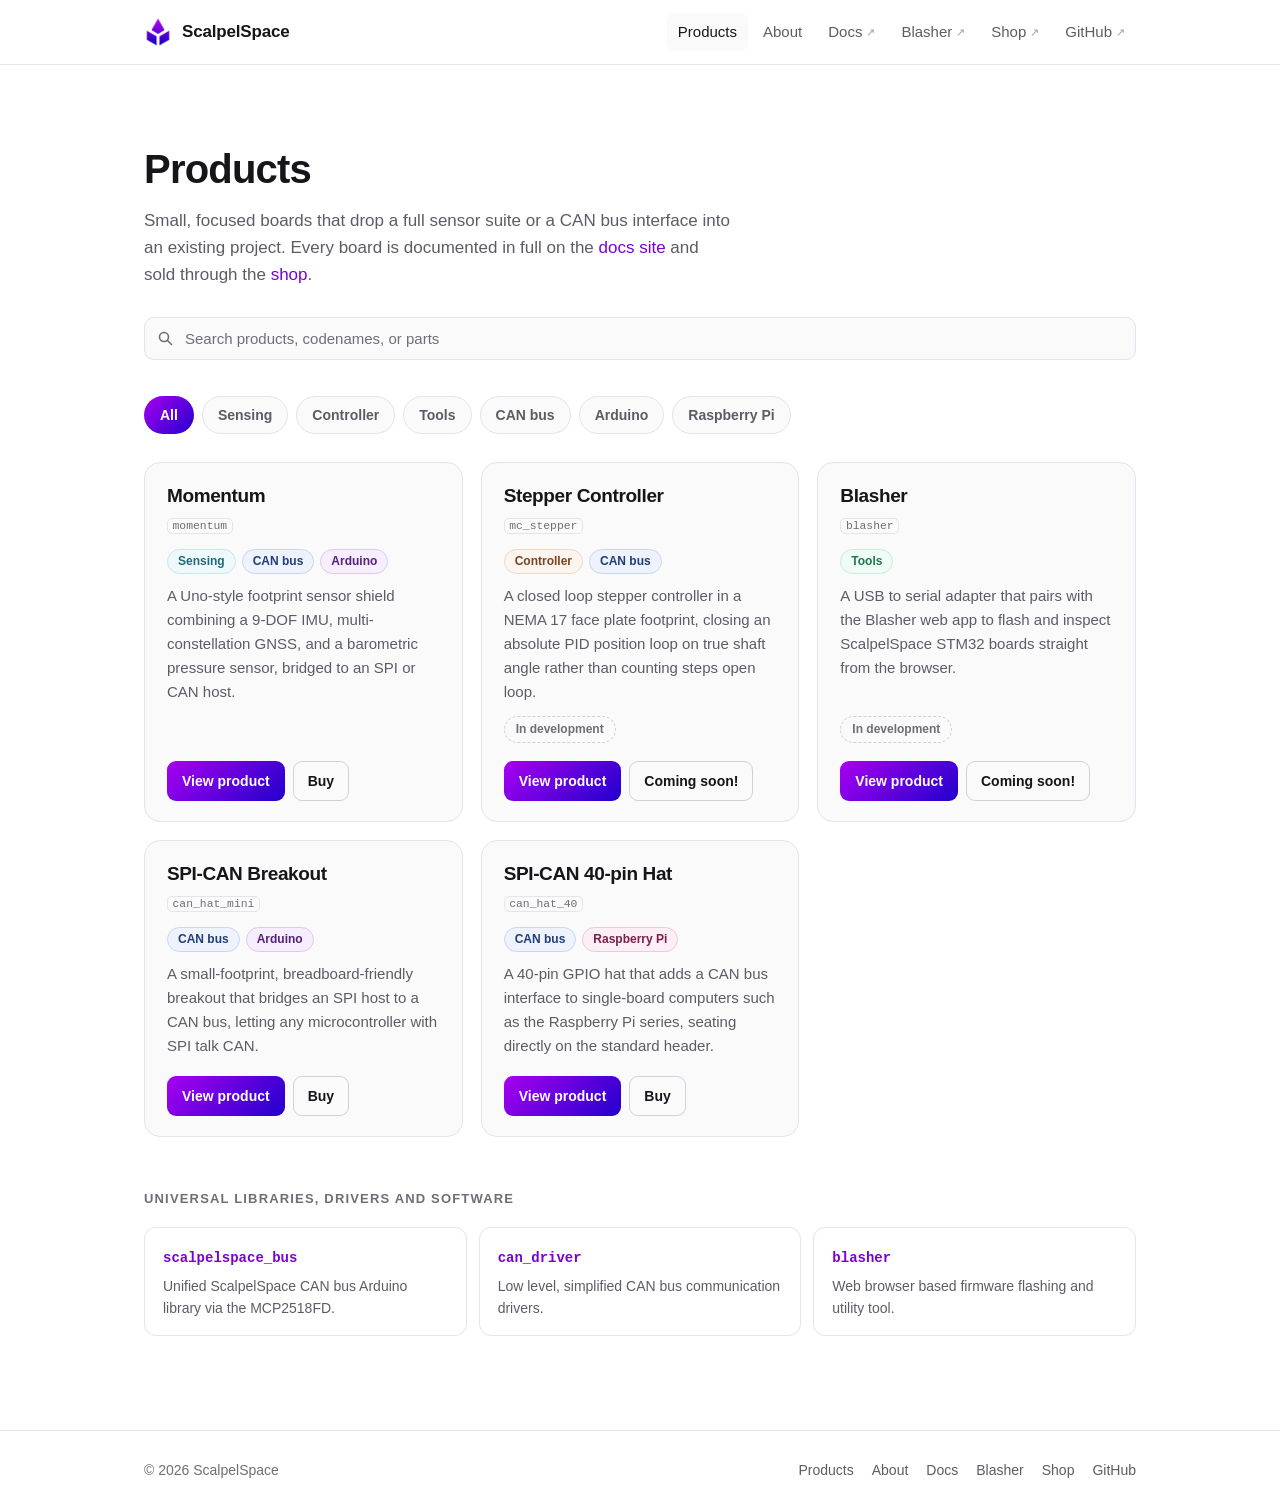
<file: products.html>
<!DOCTYPE html>
<html lang="en">
<head>
  <meta charset="utf-8">
  <meta name="viewport" content="width=device-width, initial-scale=1">
  <title>Products &middot; ScalpelSpace</title>
  <meta name="description"
        content="Momentum sensor shield, stepper controller, SPI-CAN breakout and 40-pin hat, with the open drivers and libraries that support them.">
  <link rel="canonical" href="https://scalpelspace.com/products.html">
  <link rel="icon" href="/assets/img/favicon-512x512.png" type="image/png">
  <link rel="apple-touch-icon" href="/assets/img/favicon-512x512.png">
  <meta property="og:type" content="website">
  <meta property="og:site_name" content="ScalpelSpace">
  <meta property="og:title" content="Products &middot; ScalpelSpace">
  <meta property="og:description"
        content="Momentum sensor shield, stepper controller, SPI-CAN breakout and 40-pin hat.">
  <meta property="og:url" content="https://scalpelspace.com/products.html">
  <meta property="og:image"
        content="https://scalpelspace.com/assets/img/favicon-512x512.png">
  <meta name="twitter:card" content="summary">
  <meta name="twitter:site" content="@ScalpelSpace">
  <meta name="theme-color" content="#ffffff"
        media="(prefers-color-scheme: light)">
  <meta name="theme-color" content="#0c0c10"
        media="(prefers-color-scheme: dark)">
  <link rel="stylesheet" href="/assets/css/site.css">
  <script>document.documentElement.classList.add('js');</script>
</head>
<body>
<a class="skip-link" href="#main">Skip to content</a>

<header class="site-header">
  <div class="container">
    <a class="brand" href="/">
      <img src="/assets/img/favicon-512x512.png" alt="" width="28" height="28">
      ScalpelSpace
    </a>
    <nav class="site-nav" aria-label="Primary">
      <a href="/products.html" aria-current="page">Products</a>
      <a href="/about.html">About</a>
      <a class="ext" href="https://docs.scalpelspace.com/">Docs</a>
      <a class="ext" href="https://blasher.scalpelspace.com/">Blasher</a>
      <a class="ext" href="https://shop.scalpelspace.com/">Shop</a>
      <a class="ext" href="https://github.com/scalpelspace">GitHub</a>
    </nav>
  </div>
</header>

<main id="main">
  <section class="page-head">
    <div class="container">
      <h1>Products</h1>
      <p class="lede">
        Small, focused boards that drop a full sensor suite or a CAN bus
        interface into an existing project. Every board is documented in full
        on the <a href="https://docs.scalpelspace.com/products/">docs site</a>
        and sold through the <a href="https://shop.scalpelspace.com/">shop</a>.
      </p>
    </div>
  </section>

  <div class="container filter-scope">
    <form class="product-search" role="search" onsubmit="return false;">
      <label class="sr-only" for="product-search-input">Search products</label>
      <span class="search-field">
        <svg class="search-icon" viewBox="0 0 16 16" fill="none"
             stroke="currentColor" stroke-width="1.6" aria-hidden="true">
          <circle cx="7" cy="7" r="4.5"></circle>
          <path d="M10.5 10.5 L14.5 14.5" stroke-linecap="round"></path>
        </svg>
        <input id="product-search-input" type="search" autocomplete="off"
               placeholder="Search products, codenames, or parts">
        <button class="search-clear" type="button"
                aria-label="Clear search">&times;</button>
      </span>
      <p class="search-status" role="status" aria-live="polite"></p>
    </form>

    <fieldset class="filter">
      <legend class="sr-only">Filter products by tag</legend>
      <label class="chip chip-all">
        <input type="radio" name="product-tag" id="tag-all" checked>All
      </label>
      <label class="chip" data-tag="sensing">
        <input type="radio" name="product-tag" id="tag-sensing">Sensing
      </label>
      <label class="chip" data-tag="controller">
        <input type="radio" name="product-tag" id="tag-controller">Controller
      </label>
      <label class="chip" data-tag="tools">
        <input type="radio" name="product-tag" id="tag-tools">Tools
      </label>
      <label class="chip" data-tag="can">
        <input type="radio" name="product-tag" id="tag-can">CAN bus
      </label>
      <label class="chip" data-tag="arduino">
        <input type="radio" name="product-tag" id="tag-arduino">Arduino
      </label>
      <label class="chip" data-tag="rpi">
        <input type="radio" name="product-tag" id="tag-rpi">Raspberry Pi
      </label>
    </fieldset>

    <div class="product-grid">
      <article class="product-card" data-tags="sensing can arduino"
               data-keywords="BNO086 SAM-M10Q BMP390 CP2102N IMU GNSS GPS barometer barometric pressure shield uno telemetry SPI">
        <h2><a href="/products/momentum/">Momentum</a></h2>
        <p class="codename"><code>momentum</code></p>
        <ul class="tags">
          <li data-tag="sensing">Sensing</li>
          <li data-tag="can">CAN bus</li>
          <li data-tag="arduino">Arduino</li>
        </ul>
        <p class="summary">
          A Uno-style footprint sensor shield combining a 9-DOF IMU,
          multi-constellation GNSS, and a barometric pressure sensor, bridged
          to an SPI or CAN host.
        </p>
        <div class="links">
          <a class="btn btn-primary" href="/products/momentum/">View product</a>
          <a class="btn"
             href="https://shop.scalpelspace.com/products/momentum-dev-board">Buy</a>
        </div>
      </article>

      <article class="product-card" data-tags="controller can"
               data-keywords="AS5047P TMC2209 NEMA 17 stepper motor PID encoder position closed loop stall detection StallGuard diametric magnet">
        <h2><a href="/products/mc_stepper/">Stepper Controller</a></h2>
        <p class="codename"><code>mc_stepper</code></p>
        <ul class="tags">
          <li data-tag="controller">Controller</li>
          <li data-tag="can">CAN bus</li>
        </ul>
        <p class="summary">
          A closed loop stepper controller in a NEMA 17 face plate footprint,
          closing an absolute PID position loop on true shaft angle rather than
          counting steps open loop.
        </p>
        <p class="status-note">In development</p>
        <div class="links">
          <a class="btn btn-primary" href="/products/mc_stepper/">View
            product</a>
          <a class="btn" href="https://shop.scalpelspace.com/">Coming soon!</a>
        </div>
      </article>

      <article class="product-card" data-tags="tools"
               data-keywords="firmware flashing usb serial uart adapter flasher web serial browser tool utility STM32 pyblasher">
        <h2><a href="/products/blasher/">Blasher</a></h2>
        <p class="codename"><code>blasher</code></p>
        <ul class="tags">
          <li data-tag="tools">Tools</li>
        </ul>
        <p class="summary">
          A USB to serial adapter that pairs with the Blasher web app to flash
          and inspect ScalpelSpace STM32 boards straight from the browser.
        </p>
        <p class="status-note">In development</p>
        <div class="links">
          <a class="btn btn-primary" href="/products/blasher/">View product</a>
          <a class="btn" href="https://shop.scalpelspace.com/">Coming soon!</a>
        </div>
      </article>

      <article class="product-card" data-tags="can arduino"
               data-keywords="MCP2518FD CAN FD breakout breadboard termination silent listen only transceiver SPI">
        <h2><a href="/products/can_hat_mini/">SPI-CAN Breakout</a></h2>
        <p class="codename"><code>can_hat_mini</code></p>
        <ul class="tags">
          <li data-tag="can">CAN bus</li>
          <li data-tag="arduino">Arduino</li>
        </ul>
        <p class="summary">
          A small-footprint, breadboard-friendly breakout that bridges an SPI
          host to a CAN bus, letting any microcontroller with SPI talk CAN.
        </p>
        <div class="links">
          <a class="btn btn-primary" href="/products/can_hat_mini/">View
            product</a>
          <a class="btn"
             href="https://shop.scalpelspace.com/products/spi-can-breakout">Buy</a>
        </div>
      </article>

      <article class="product-card" data-tags="can rpi"
               data-keywords="MCP2518FD CAN FD Raspberry Pi 40-pin GPIO header hat single board computer SBC termination silent">
        <h2><a href="/products/can_hat_40/">SPI-CAN 40-pin Hat</a></h2>
        <p class="codename"><code>can_hat_40</code></p>
        <ul class="tags">
          <li data-tag="can">CAN bus</li>
          <li data-tag="rpi">Raspberry Pi</li>
        </ul>
        <p class="summary">
          A 40-pin GPIO hat that adds a CAN bus interface to single-board
          computers such as the Raspberry Pi series, seating directly on the
          standard header.
        </p>
        <div class="links">
          <a class="btn btn-primary" href="/products/can_hat_40/">View
            product</a>
          <a class="btn"
             href="https://shop.scalpelspace.com/products/can-bus-hat-40-pin">Buy</a>
        </div>
      </article>
    </div>

    <p class="no-results">
      No products match that search. Try a board name, a codename such as
      <code>can_hat_40</code>, or a part number such as <code>MCP2518FD</code>.
    </p>
  </div>

  <section class="section">
    <div class="container">
      <h2 class="section-title">Universal libraries, drivers and software</h2>
      <div class="repos">
        <a class="repo" href="https://github.com/scalpelspace/scalpelspace_bus">
          <span class="repo-name">scalpelspace_bus</span>
          <p>Unified ScalpelSpace CAN bus Arduino library via the MCP2518FD.</p>
        </a>
        <a class="repo" href="https://github.com/scalpelspace/can_driver">
          <span class="repo-name">can_driver</span>
          <p>Low level, simplified CAN bus communication drivers.</p>
        </a>
        <a class="repo" href="https://blasher.scalpelspace.com">
          <span class="repo-name">blasher</span>
          <p>Web browser based firmware flashing and utility tool.</p>
        </a>
      </div>
    </div>
  </section>
</main>

<footer class="site-footer">
  <div class="container">
    <span>&copy; 2026 ScalpelSpace</span>
    <nav class="footer-links" aria-label="Footer">
      <a href="/products.html">Products</a>
      <a href="/about.html">About</a>
      <a href="https://docs.scalpelspace.com/">Docs</a>
      <a href="https://blasher.scalpelspace.com/">Blasher</a>
      <a href="https://shop.scalpelspace.com/">Shop</a>
      <a href="https://github.com/scalpelspace">GitHub</a>
    </nav>
  </div>
</footer>

<script>
  (function () {
    var input = document.getElementById('product-search-input');
    var clear = document.querySelector('.search-clear');
    var status = document.querySelector('.search-status');
    var empty = document.querySelector('.no-results');
    var cards = Array.prototype.slice.call(
      document.querySelectorAll('.product-card'));

    // Name, codename, tags and summary all live in the card's text; the
    // keyword list adds part numbers that only appear on the detail page.
    var haystacks = cards.map(function (card) {
      return (card.textContent + ' ' + (card.dataset.keywords || ''))
        .toLowerCase().replace(/\s+/g, ' ');
    });

    function apply() {
      var q = input.value.trim().toLowerCase();
      var terms = q ? q.split(/\s+/) : [];
      var shown = 0;

      cards.forEach(function (card, i) {
        var hit = terms.every(function (t) {
          return haystacks[i].indexOf(t) !== -1;
        });
        card.classList.toggle('is-search-hidden', !hit);
        if (hit) shown++;
      });

      clear.classList.toggle('is-visible', q !== '');
      empty.classList.toggle('is-visible', shown === 0);
      status.textContent = q === ''
        ? ''
        : shown + (shown === 1 ? ' product' : ' products') + ' matching "'
        + input.value.trim() + '"';
    }

    input.addEventListener('input', apply);
    clear.addEventListener('click', function () {
      input.value = '';
      apply();
      input.focus();
    });
    apply();
  })();
</script>
</body>
</html>
</file>
<file: assets/css/site.css>
/* ==========================================================================
   ScalpelSpace - site styles
   Single stylesheet, no build step, no dependencies.
   ========================================================================== */

/* --- Tokens ------------------------------------------------------------- */

:root {
  --bg: #ffffff;
  --bg-raised: #fafafa;
  --bg-header: rgba(255, 255, 255, 0.8);
  --text: #16161a;
  --text-muted: #5c5c66;
  /* Darkened from #85858f, which only reached 3.5:1 on cards. This token is
     used at 12-13px (tags, codenames, captions), so it needs AA at 4.5:1. */
  --text-faint: #6e6e78;
  --border: #e4e4e9;
  --border-strong: #d0d0d8;
  --accent: #7a00d4;
  --accent-hover: #5c00a8;
  --grad-a: #a800f0;
  --grad-b: #2200cc;
  --shadow-lift: 0 2px 4px rgba(16, 16, 32, 0.06), 0 16px 40px rgba(16, 16, 32, 0.1);

  --font: -apple-system, BlinkMacSystemFont, "Segoe UI", Roboto, Helvetica,
  Arial, sans-serif;
  --font-mono: ui-monospace, SFMono-Regular, "SF Mono", Menlo, Consolas,
  "Liberation Mono", monospace;

  --radius: 12px;
  --radius-lg: 16px;
  --container: 1040px;
}

@media (prefers-color-scheme: dark) {
  :root {
    --bg: #0c0c10;
    --bg-raised: #141419;
    --bg-header: rgba(12, 12, 16, 0.8);
    --text: #f2f2f5;
    --text-muted: #a0a0ad;
    /* Lightened from #77777f, which only reached 4.13:1 on cards. */
    --text-faint: #8a8a95;
    --border: #26262e;
    --border-strong: #35353f;
    --accent: #b46bff;
    --accent-hover: #cb99ff;
    --shadow-lift: 0 2px 4px rgba(0, 0, 0, 0.5), 0 16px 40px rgba(0, 0, 0, 0.45);
  }
}

/* --- Base --------------------------------------------------------------- */

*,
*::before,
*::after {
  box-sizing: border-box;
}

html {
  -webkit-text-size-adjust: 100%;
}

body {
  margin: 0;
  background: var(--bg);
  color: var(--text);
  font-family: var(--font);
  font-size: 16px;
  line-height: 1.6;
  -webkit-font-smoothing: antialiased;
  display: flex;
  flex-direction: column;
  min-height: 100vh;
}

h1,
h2,
h3 {
  margin: 0;
  line-height: 1.2;
  letter-spacing: -0.02em;
  font-weight: 650;
}

p {
  margin: 0;
}

a {
  color: var(--accent);
  text-decoration: none;
}

a:hover {
  color: var(--accent-hover);
  text-decoration: underline;
}

img {
  max-width: 100%;
  height: auto;
}

code {
  font-family: var(--font-mono);
  font-size: 0.875em;
  background: var(--bg-raised);
  border: 1px solid var(--border);
  border-radius: 5px;
  padding: 0.1em 0.4em;
}

:focus-visible {
  outline: 2px solid var(--accent);
  outline-offset: 3px;
  border-radius: 4px;
}

.container {
  width: 100%;
  max-width: var(--container);
  margin: 0 auto;
  padding: 0 24px;
}

.skip-link {
  position: absolute;
  left: -9999px;
}

.skip-link:focus {
  left: 16px;
  top: 16px;
  z-index: 100;
  background: var(--bg);
  border: 1px solid var(--border-strong);
  border-radius: 8px;
  padding: 10px 16px;
}

/* --- Header ------------------------------------------------------------- */

.site-header {
  position: sticky;
  top: 0;
  z-index: 50;
  background: var(--bg-header);
  backdrop-filter: saturate(180%) blur(12px);
  -webkit-backdrop-filter: saturate(180%) blur(12px);
  border-bottom: 1px solid var(--border);
}

.site-header .container {
  display: flex;
  align-items: center;
  justify-content: space-between;
  gap: 20px;
  min-height: 64px;
  flex-wrap: wrap;
  padding-top: 10px;
  padding-bottom: 10px;
}

.brand {
  display: inline-flex;
  align-items: center;
  gap: 10px;
  color: var(--text);
  font-weight: 650;
  font-size: 1.0625rem;
  letter-spacing: -0.01em;
}

.brand:hover {
  color: var(--text);
  text-decoration: none;
}

.brand img {
  width: 28px;
  height: 28px;
  display: block;
}

.site-nav {
  display: flex;
  align-items: center;
  gap: 4px;
  flex-wrap: wrap;
}

.site-nav a {
  color: var(--text-muted);
  font-size: 0.9375rem;
  font-weight: 500;
  padding: 7px 11px;
  border-radius: 8px;
  white-space: nowrap;
}

.site-nav a:hover {
  color: var(--text);
  background: var(--bg-raised);
  text-decoration: none;
}

.site-nav a[aria-current="page"] {
  color: var(--text);
  background: var(--bg-raised);
}

.site-nav .ext::after {
  content: "\2197";
  font-size: 0.75em;
  margin-left: 4px;
  opacity: 0.6;
  vertical-align: 1px;
}

/* --- Main sections ------------------------------------------------------ */

main {
  flex: 1 0 auto;
}

.hero {
  text-align: center;
  padding: clamp(44px, 8vh, 88px) 0 clamp(32px, 5vh, 48px);
}

.hero-mark {
  width: clamp(64px, 9vh, 84px);
  height: auto;
  margin: 0 auto 24px;
  display: block;
}

.hero h1 {
  font-size: clamp(2.25rem, 6vw, 3.5rem);
  font-weight: 700;
  letter-spacing: -0.035em;
}

.hero .tagline {
  margin: 18px auto 0;
  max-width: 46ch;
  font-size: clamp(1.0625rem, 2.2vw, 1.1875rem);
  color: var(--text-muted);
  text-wrap: balance;
}

.page-head {
  padding: clamp(48px, 9vh, 80px) 0 8px;
}

.page-head h1 {
  font-size: clamp(1.875rem, 4.5vw, 2.5rem);
}

.page-head .lede {
  margin-top: 14px;
  max-width: 62ch;
  font-size: 1.0625rem;
  color: var(--text-muted);
}

.section {
  padding: clamp(36px, 6vh, 56px) 0;
}

/*
 * For a section whose prose continues directly from the .page-head lede. The
 * default section padding puts a section break between two paragraphs that
 * are meant to read as one flow. Must stay after .section: equal specificity,
 * so source order decides.
 */
.section-flush {
  padding-top: 20px;
}

.section-title {
  font-size: 0.8125rem;
  font-weight: 600;
  text-transform: uppercase;
  letter-spacing: 0.09em;
  color: var(--text-faint);
  margin-bottom: 20px;
}

/* --- Destination cards (home) ------------------------------------------- */

.cards {
  display: grid;
  grid-template-columns: repeat(auto-fit, minmax(220px, 1fr));
  gap: 18px;
  /* The footer already contributes its own top margin below this. */
  padding-bottom: clamp(24px, 4vh, 40px);
}

.card {
  position: relative;
  display: flex;
  flex-direction: column;
  gap: 8px;
  padding: 26px 24px 24px;
  background: var(--bg-raised);
  border: 1px solid var(--border);
  border-radius: var(--radius-lg);
  /* Clips the ::before accent bar to the card's own rounded corners. */
  overflow: hidden;
  color: var(--text);
  text-align: left;
  transition: transform 0.18s ease, box-shadow 0.18s ease,
  border-color 0.18s ease;
}

/*
 * No border-radius here on purpose. A 3px tall box cannot hold a 16px corner:
 * the spec scales oversized radii down proportionally, so the bar would end up
 * with ~3px corners and cut straight across the card's 16px curve. The card
 * clips it to the correct shape instead.
 */
.card::before {
  content: "";
  position: absolute;
  inset: 0 0 auto;
  height: 3px;
  background: linear-gradient(90deg, var(--grad-a), var(--grad-b));
  opacity: 0;
  transition: opacity 0.18s ease;
}

.card:hover {
  transform: translateY(-3px);
  box-shadow: var(--shadow-lift);
  border-color: var(--border-strong);
  color: var(--text);
  text-decoration: none;
}

.card:hover::before {
  opacity: 1;
}

.card-name {
  display: flex;
  align-items: center;
  justify-content: space-between;
  gap: 12px;
  font-size: 1.1875rem;
  font-weight: 650;
  letter-spacing: -0.015em;
}

.card-name .arrow {
  color: var(--text-faint);
  font-size: 1rem;
  transition: transform 0.18s ease, color 0.18s ease;
}

.card:hover .arrow {
  color: var(--accent);
  transform: translate(2px, -2px);
}

.card p {
  color: var(--text-muted);
  font-size: 0.9375rem;
}

/* --- Products banner (home) --------------------------------------------- */

/*
 * Deliberately not a .card and not a grid item. The three cards above are the
 * quick exits to Docs, Shop, and GitHub; this is the "keep reading" surface,
 * so it takes a different shape, its own spacing, and a persistent accent
 * edge rather than the cards' hover-only bar.
 */
.promo {
  padding: clamp(32px, 6vh, 56px) 0 clamp(48px, 8vh, 88px);
}

.promo-banner {
  position: relative;
  display: flex;
  align-items: center;
  justify-content: space-between;
  flex-wrap: wrap;
  gap: 24px 44px;
  padding: 36px 36px 36px 40px;
  background: var(--bg-raised);
  border: 1px solid var(--border);
  border-radius: var(--radius-lg);
  overflow: hidden;
  color: var(--text);
  transition: transform 0.18s ease, box-shadow 0.18s ease,
  border-color 0.18s ease;
}

/* Vertical accent edge, always visible. Clipped by the parent's overflow. */
.promo-banner::before {
  content: "";
  position: absolute;
  inset: 0 auto 0 0;
  width: 4px;
  background: linear-gradient(180deg, var(--grad-a), var(--grad-b));
}

.promo-banner:hover {
  transform: translateY(-3px);
  box-shadow: var(--shadow-lift);
  border-color: var(--border-strong);
  color: var(--text);
  text-decoration: none;
}

.promo-text {
  flex: 1 1 340px;
  min-width: 0;
}

.promo-eyebrow {
  display: block;
  margin-bottom: 8px;
  font-size: 0.75rem;
  font-weight: 600;
  text-transform: uppercase;
  letter-spacing: 0.09em;
  color: var(--text-faint);
}

.promo-title {
  display: block;
  font-size: clamp(1.5rem, 3vw, 1.875rem);
  font-weight: 700;
  line-height: 1.2;
  letter-spacing: -0.025em;
}

.promo-desc {
  display: block;
  margin-top: 10px;
  max-width: 56ch;
  color: var(--text-muted);
  font-size: 0.9375rem;
}

.promo-cta {
  flex: 0 0 auto;
  display: inline-flex;
  align-items: center;
  gap: 8px;
  padding: 13px 24px;
  border-radius: 999px;
  background: linear-gradient(135deg, var(--grad-a), var(--grad-b));
  color: #ffffff;
  font-size: 0.9375rem;
  font-weight: 600;
  white-space: nowrap;
  transition: filter 0.18s ease;
}

.promo-cta .arrow {
  transition: transform 0.18s ease;
}

.promo-banner:hover .promo-cta {
  filter: brightness(1.12);
}

.promo-banner:hover .promo-cta .arrow {
  transform: translateX(3px);
}

@media (max-width: 560px) {
  .promo-banner {
    padding: 28px 24px 28px 28px;
  }

  .promo-cta {
    width: 100%;
    justify-content: center;
  }
}

/* --- Tag filter --------------------------------------------------------- */

/*
 * Pure CSS filtering. Each .product carries a space separated data-tags list;
 * a checked radio inside .filter-scope hides every product that lacks the
 * matching tag. Add a tag by adding one chip, one rule below, and the tag
 * itself to the relevant data-tags attributes.
 */

.sr-only {
  position: absolute;
  width: 1px;
  height: 1px;
  padding: 0;
  margin: -1px;
  overflow: hidden;
  clip: rect(0 0 0 0);
  white-space: nowrap;
  border: 0;
}

.filter {
  display: flex;
  flex-wrap: wrap;
  align-items: center;
  gap: 8px;
  margin: 0;
  padding: 24px 0 6px;
  border: 0;
  min-width: 0; /* Fieldsets default to min-content, which can overflow. */
}

/*
 * Chips carry the same --tag-h hues as the tags they filter, so a chip and
 * the tag it matches read as the same colour. "All" is not a tag, so it keeps
 * the neutral treatment and the brand gradient when selected.
 */
/*
 * Chips are neutral at rest and take their tag's hue only once selected, so
 * the filter bar stays calm and the chosen filter is unmistakable. --tag-h is
 * declared here but unused until :checked; the neutral state uses the shared
 * tokens, which already adapt per theme, so no dark-mode override is needed.
 */
.chip {
  --tag-h: 250;
  display: inline-flex;
  align-items: center;
  padding: 7px 15px;
  border: 1px solid var(--border);
  border-radius: 999px;
  background: var(--bg-raised);
  color: var(--text-muted);
  font-size: 0.875rem;
  font-weight: 550;
  white-space: nowrap;
  cursor: pointer;
  -webkit-user-select: none;
  user-select: none;
  transition: border-color 0.15s ease, color 0.15s ease, background 0.15s ease;
}

.chip[data-tag="sensing"] {
  --tag-h: 190;
}

.chip[data-tag="controller"] {
  --tag-h: 25;
}

.chip[data-tag="tools"] {
  --tag-h: 150;
}

.chip[data-tag="can"] {
  --tag-h: 220;
}

.chip[data-tag="arduino"] {
  --tag-h: 275;
}

.chip[data-tag="rpi"] {
  --tag-h: 330;
}

/* Kept in the accessibility tree and tab order, just not painted. */
.chip input {
  position: absolute;
  width: 1px;
  height: 1px;
  opacity: 0;
  margin: 0;
}

.chip:hover {
  border-color: var(--border-strong);
  color: var(--text);
}

.chip:has(:focus-visible) {
  outline: 2px solid var(--accent);
  outline-offset: 3px;
}

/*
 * Selected: the chip's own hue, filled, so it reads as chosen rather than
 * merely tinted. One rule serves both themes deliberately. A lighter fill was
 * tried for dark mode, but white text only reached 2.85:1 on green and 3.42:1
 * on teal at 42% lightness; at 30% every hue clears AA (green is the floor at
 * 5.32:1) and the fill is still brighter than the unchecked tint, so it reads
 * as selected in dark too. Must follow .chip-all to win at equal specificity.
 */
.chip:has(:checked) {
  background: hsl(var(--tag-h) 58% 30%);
  border-color: transparent;
  color: #ffffff;
}

/*
 * Placed after the dark block so the brand gradient wins in both themes:
 * .chip:has(:checked) inside that block has equal specificity and would
 * otherwise override it. Same background-origin fix as .btn-primary.
 */
.chip-all:has(:checked) {
  background: linear-gradient(135deg, var(--grad-a), var(--grad-b));
  background-origin: border-box;
  border-color: transparent;
  color: #ffffff;
}

/* One rule per tag. "All" needs none: nothing is hidden. */
.filter-scope:has(#tag-sensing:checked) .product-card:not([data-tags~="sensing"]),
.filter-scope:has(#tag-controller:checked) .product-card:not([data-tags~="controller"]),
.filter-scope:has(#tag-tools:checked) .product-card:not([data-tags~="tools"]),
.filter-scope:has(#tag-can:checked) .product-card:not([data-tags~="can"]),
.filter-scope:has(#tag-arduino:checked) .product-card:not([data-tags~="arduino"]),
.filter-scope:has(#tag-rpi:checked) .product-card:not([data-tags~="rpi"]) {
  display: none;
}

/*
 * Search hides cards independently of the tag filter. Both are stylesheet
 * rules, so a card hidden by either stays hidden: the script only toggles a
 * class and never writes an inline style, which would outrank the tag rules.
 */
.product-card.is-search-hidden {
  display: none;
}

/* Without :has() the filter cannot work, so hide it and show every product. */
@supports not selector(:has(*)) {
  .filter {
    display: none;
  }
}

/* --- Product search ----------------------------------------------------- */

/*
 * Free text search is the one thing on this site that genuinely needs
 * JavaScript, so the field stays hidden until the script adds .js to <html>.
 * Without it there is no dead input, and the tag filter still works.
 */
.product-search {
  display: none;
  margin-top: 20px;
}

.js .product-search {
  display: block;
}

.search-field {
  position: relative;
  display: block;
}

.search-field input {
  width: 100%;
  padding: 12px 40px;
  border: 1px solid var(--border);
  border-radius: 10px;
  background: var(--bg-raised);
  color: var(--text);
  font-family: inherit;
  font-size: 0.9375rem;
  -webkit-appearance: none;
  appearance: none;
}

.search-field input::placeholder {
  color: var(--text-faint);
}

.search-field input:focus-visible {
  outline: 2px solid var(--accent);
  outline-offset: 2px;
}

.search-field .search-icon {
  position: absolute;
  left: 13px;
  top: 50%;
  transform: translateY(-50%);
  width: 16px;
  height: 16px;
  color: var(--text-faint);
  pointer-events: none;
}

.search-clear {
  position: absolute;
  right: 7px;
  top: 50%;
  transform: translateY(-50%);
  display: none;
  padding: 6px 9px;
  border: 0;
  border-radius: 7px;
  background: none;
  color: var(--text-faint);
  font: inherit;
  font-size: 1rem;
  line-height: 1;
  cursor: pointer;
}

.search-clear:hover {
  color: var(--text);
  background: var(--bg);
}

.search-clear.is-visible {
  display: block;
}

.search-status {
  margin-top: 12px;
  font-size: 0.875rem;
  color: var(--text-faint);
}

.no-results {
  display: none;
  padding: 40px 0 8px;
  color: var(--text-muted);
}

.no-results.is-visible {
  display: block;
}

/* --- Product grid ------------------------------------------------------- */

.product-grid {
  display: grid;
  grid-template-columns: repeat(auto-fill, minmax(270px, 1fr));
  gap: 18px;
  margin-top: 22px;
}

.product-card {
  display: flex;
  flex-direction: column;
  padding: 22px 22px 20px;
  background: var(--bg-raised);
  border: 1px solid var(--border);
  border-radius: var(--radius-lg);
  transition: border-color 0.15s ease;
}

.product-card:hover {
  border-color: var(--border-strong);
}

.product-card h2 {
  font-size: 1.1875rem;
}

.product-card h2 a {
  color: var(--text);
}

.product-card h2 a:hover {
  color: var(--accent);
  text-decoration: none;
}

/* Pushes each card's link row to the bottom so buttons align across a row. */
.product-card .summary {
  flex: 1 1 auto;
  margin-top: 10px;
  font-size: 0.9375rem;
}

.product-card .links {
  margin-top: 18px;
}

/* --- Shared product pieces (grid cards and detail pages) ---------------- */

.codename {
  margin-top: 8px;
  font-family: var(--font-mono);
  font-size: 0.8125rem;
  color: var(--text-faint);
}

.summary {
  color: var(--text-muted);
}

.tags {
  display: flex;
  flex-wrap: wrap;
  gap: 6px;
  list-style: none;
  margin: 12px 0 0;
  padding: 0;
}

/*
 * Each tag gets its own hue so a category is recognisable at a glance across
 * cards. Only the hue changes per tag: saturation and lightness stay fixed,
 * which keeps the set reading as one family and keeps contrast predictable
 * without hand-checking every colour.
 */
.tags li {
  --tag-h: 250;
  margin: 0;
  padding: 2px 10px;
  border: 1px solid hsl(var(--tag-h) 45% 86%);
  border-radius: 999px;
  background: hsl(var(--tag-h) 68% 96%);
  /* 30% not 32%: green sits highest in luminance at a given lightness, and
     only cleared AA by 0.09 at 32%. This gives every hue real margin. */
  color: hsl(var(--tag-h) 58% 30%);
  font-size: 0.75rem;
  font-weight: 600;
}

.tags li[data-tag="sensing"] {
  --tag-h: 190;
}

.tags li[data-tag="controller"] {
  --tag-h: 25;
}

.tags li[data-tag="tools"] {
  --tag-h: 150;
}

.tags li[data-tag="can"] {
  --tag-h: 220;
}

.tags li[data-tag="arduino"] {
  --tag-h: 275;
}

.tags li[data-tag="rpi"] {
  --tag-h: 330;
}

@media (prefers-color-scheme: dark) {
  .tags li {
    border-color: hsl(var(--tag-h) 28% 30%);
    background: hsl(var(--tag-h) 38% 16%);
    color: hsl(var(--tag-h) 68% 78%);
  }
}

.feature-list {
  margin: 18px 0 0;
  padding-left: 18px;
  color: var(--text-muted);
  font-size: 0.9375rem;
}

.feature-list li {
  margin-bottom: 6px;
}

.feature-list li strong {
  color: var(--text);
  font-weight: 600;
}

.status-note {
  display: inline-block;
  /* Inside a column flex card, inline-block is blockified and would stretch
     the pill across the full width; this shrinks it back to its content. */
  align-self: flex-start;
  margin-top: 12px;
  padding: 3px 11px;
  border: 1px dashed var(--border-strong);
  border-radius: 999px;
  color: var(--text-faint);
  font-size: 0.75rem;
  font-weight: 600;
}

.product-detail {
  max-width: 68ch;
}

.product-detail .summary {
  font-size: 1.0625rem;
}

.product-detail .links {
  margin-top: 26px;
}

.back-link {
  display: inline-block;
  margin-bottom: 18px;
  font-size: 0.875rem;
  color: var(--text-muted);
}

.back-link:hover {
  color: var(--text);
  text-decoration: none;
}

.links {
  display: flex;
  flex-wrap: wrap;
  gap: 8px;
  margin-top: 18px;
}

.btn {
  display: inline-flex;
  align-items: center;
  gap: 6px;
  padding: 8px 14px;
  border-radius: 9px;
  border: 1px solid var(--border-strong);
  background: var(--bg-raised);
  color: var(--text);
  font-size: 0.875rem;
  font-weight: 550;
  transition: border-color 0.15s ease, background 0.15s ease;
}

.btn:hover {
  border-color: var(--accent);
  color: var(--text);
  text-decoration: none;
}

/*
 * background-origin must follow the background shorthand, which resets it.
 * Without it the gradient is sized to the padding box but painted out to the
 * border box, so the transparent 1px border ring gets the gradient's clamped
 * edge colour instead of a continuation of it. That reads as a second, offset
 * layer around the fill, worst on high DPR screens where the border snaps to a
 * fraction of a device pixel.
 */
.btn-primary {
  background: linear-gradient(135deg, var(--grad-a), var(--grad-b));
  background-origin: border-box;
  border-color: transparent;
  color: #ffffff;
}

.btn-primary:hover {
  color: #ffffff;
  filter: brightness(1.12);
}

/* --- Repo grid ---------------------------------------------------------- */

.repos {
  display: grid;
  grid-template-columns: repeat(auto-fill, minmax(260px, 1fr));
  gap: 12px;
}

.repo {
  display: block;
  padding: 16px 18px;
  border: 1px solid var(--border);
  border-radius: var(--radius);
  color: var(--text);
  transition: border-color 0.15s ease, background 0.15s ease;
}

.repo:hover {
  border-color: var(--border-strong);
  background: var(--bg-raised);
  color: var(--text);
  text-decoration: none;
}

.repo-name {
  font-family: var(--font-mono);
  font-size: 0.875rem;
  font-weight: 600;
  color: var(--accent);
}

.repo p {
  margin-top: 5px;
  font-size: 0.875rem;
  color: var(--text-muted);
}

/* --- Prose (about) ------------------------------------------------------ */

.prose {
  max-width: 68ch;
}

.prose h2 {
  font-size: 1.25rem;
  margin-top: 40px;
  margin-bottom: 12px;
}

.prose p {
  margin-bottom: 14px;
  color: var(--text-muted);
}

.prose p strong {
  color: var(--text);
  font-weight: 600;
}

/*
 * Mission callout. Emphasis comes from scale, colour, and the accent edge
 * rather than bold, echoing the products banner on the home page.
 */
.prose .mission {
  position: relative;
  margin: 26px 0;
  padding-left: 22px;
  color: var(--text);
  font-size: 1.125rem;
  line-height: 1.55;
  letter-spacing: -0.01em;
}

.prose .mission::before {
  content: "";
  position: absolute;
  inset: 3px auto 3px 0;
  width: 3px;
  border-radius: 2px;
  background: linear-gradient(180deg, var(--grad-a), var(--grad-b));
}

.contact {
  margin: 12px 0 0;
}

.contact div {
  display: flex;
  gap: 10px;
  flex-wrap: wrap;
  padding: 9px 0;
  border-bottom: 1px solid var(--border);
  font-size: 0.9375rem;
}

.contact dt {
  min-width: 90px;
  color: var(--text-faint);
  margin: 0;
}

.contact dd {
  margin: 0;
}

/* --- Footer ------------------------------------------------------------- */

.site-footer {
  flex-shrink: 0;
  border-top: 1px solid var(--border);
  margin-top: 40px;
  padding: 28px 0;
  font-size: 0.875rem;
  color: var(--text-faint);
}

.site-footer .container {
  display: flex;
  align-items: center;
  justify-content: space-between;
  gap: 16px 24px;
  flex-wrap: wrap;
}

.footer-links {
  display: flex;
  gap: 18px;
  flex-wrap: wrap;
}

.footer-links a {
  color: var(--text-muted);
}

.footer-links a:hover {
  color: var(--text);
}

/* --- Not found ---------------------------------------------------------- */

.notfound {
  text-align: center;
  padding: clamp(72px, 16vh, 140px) 0;
}

.notfound .code {
  font-family: var(--font-mono);
  font-size: 0.875rem;
  color: var(--text-faint);
  letter-spacing: 0.08em;
}

.notfound h1 {
  margin: 12px 0 14px;
  font-size: clamp(1.75rem, 5vw, 2.25rem);
}

.notfound p {
  color: var(--text-muted);
  max-width: 44ch;
  margin: 0 auto;
}

.notfound .links {
  justify-content: center;
}

/* --- Responsive --------------------------------------------------------- */

@media (max-width: 720px) {
  /* Let the header scroll away rather than pin a two-row bar to the top. */
  .site-header {
    position: static;
  }

  .site-header .container {
    justify-content: center;
    gap: 10px;
    min-height: 0;
  }

  .site-nav {
    justify-content: center;
    gap: 0;
  }

  .site-nav a {
    font-size: 0.875rem;
    padding: 6px 7px;
  }

  .site-nav .ext::after {
    margin-left: 2px;
  }
}

/*
 * A 3-column grid splits evenly instead, which keeps tap targets at a usable
 * size rather than shrinking type to fit.
 */
@media (max-width: 480px) {
  .site-nav {
    display: grid;
    grid-template-columns: repeat(3, 1fr);
    justify-items: center;
    width: 100%;
    gap: 2px;
  }
}

@media (prefers-reduced-motion: reduce) {
  *,
  *::before,
  *::after {
    transition-duration: 0.01ms !important;
    animation-duration: 0.01ms !important;
  }
}
</file>
